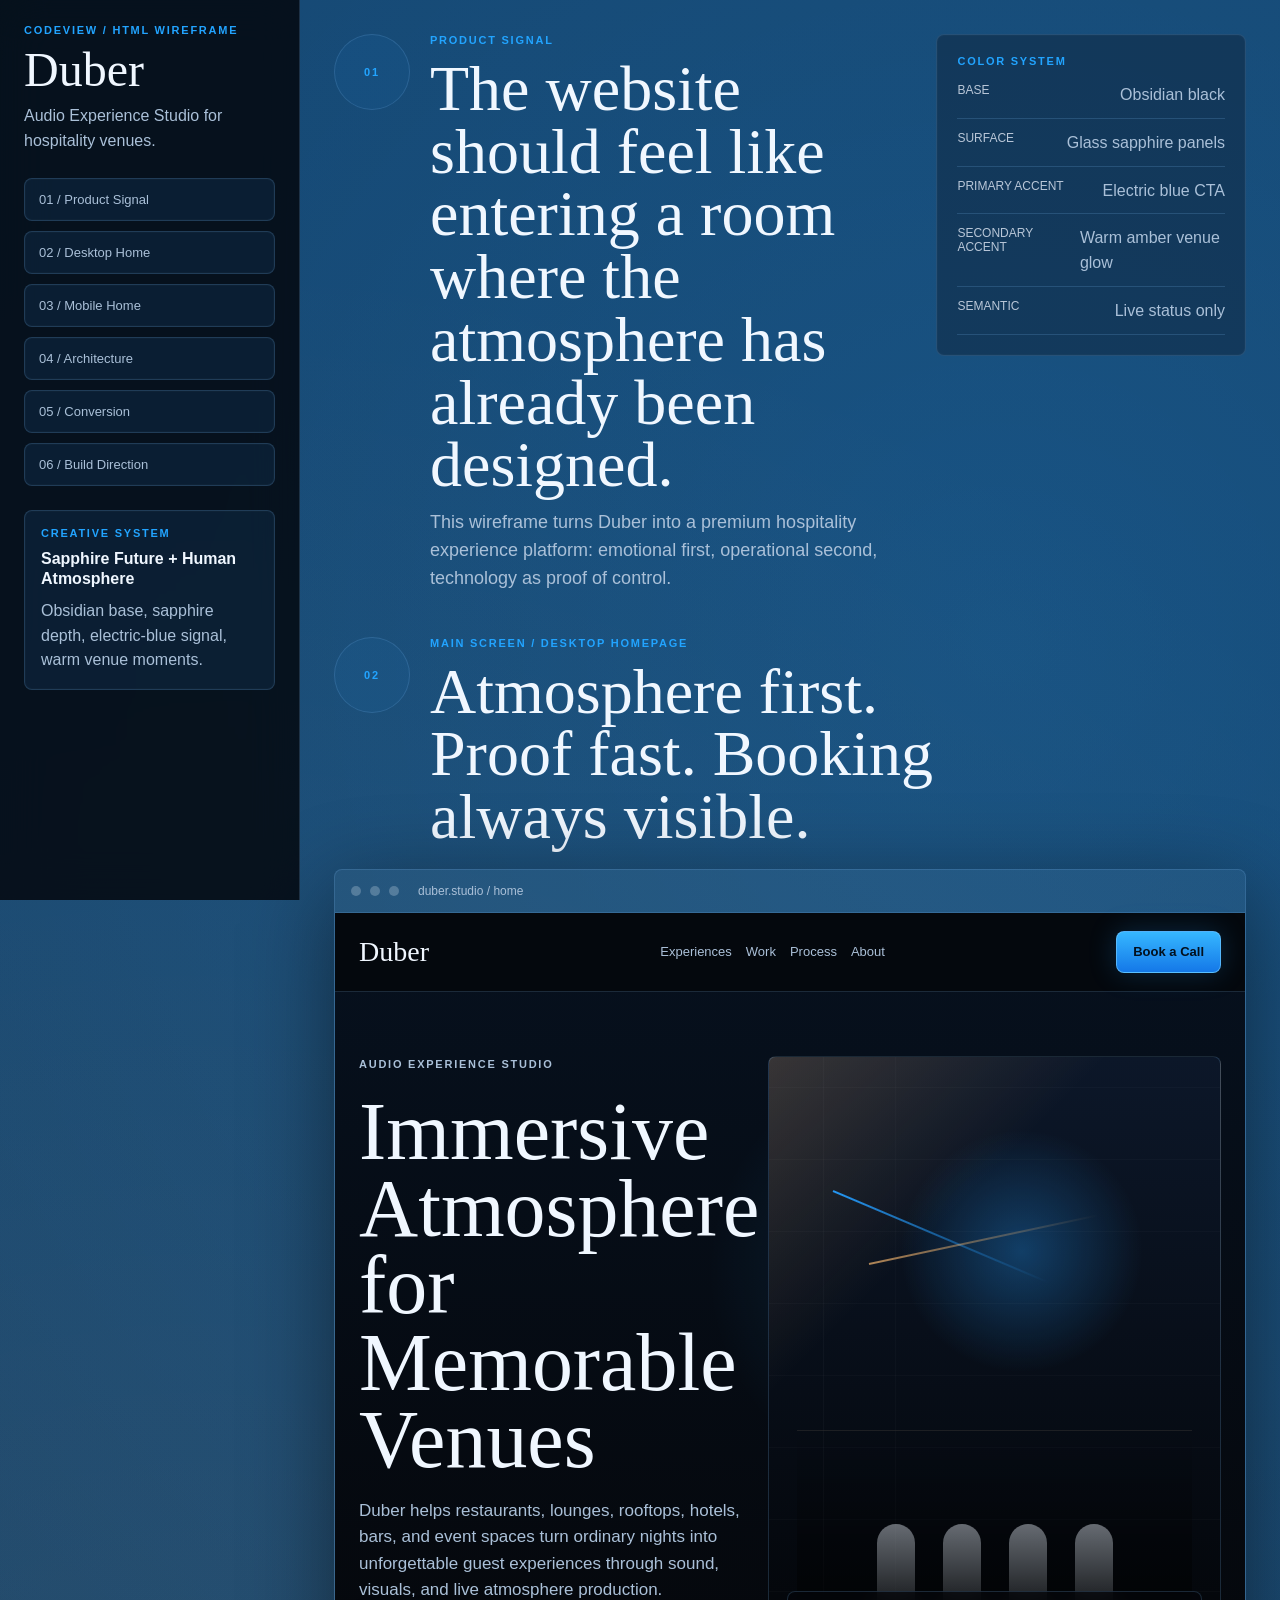
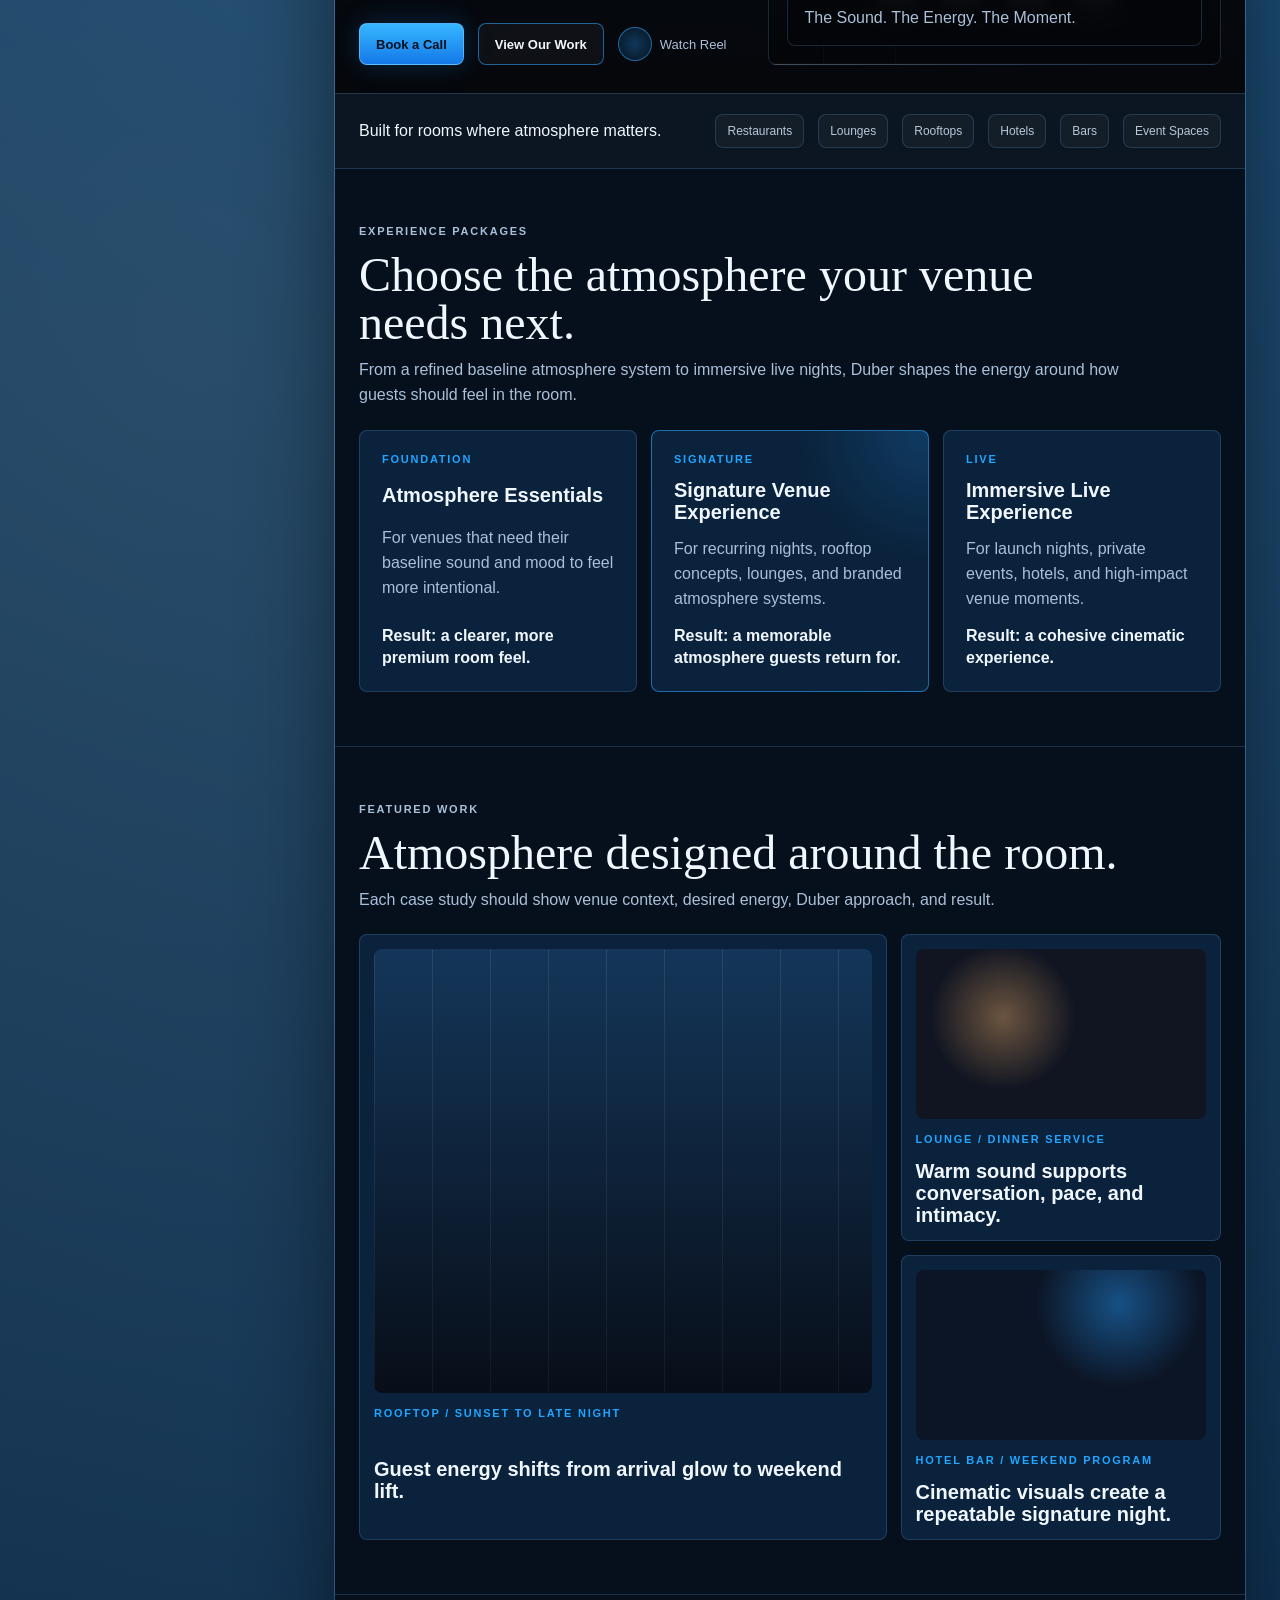
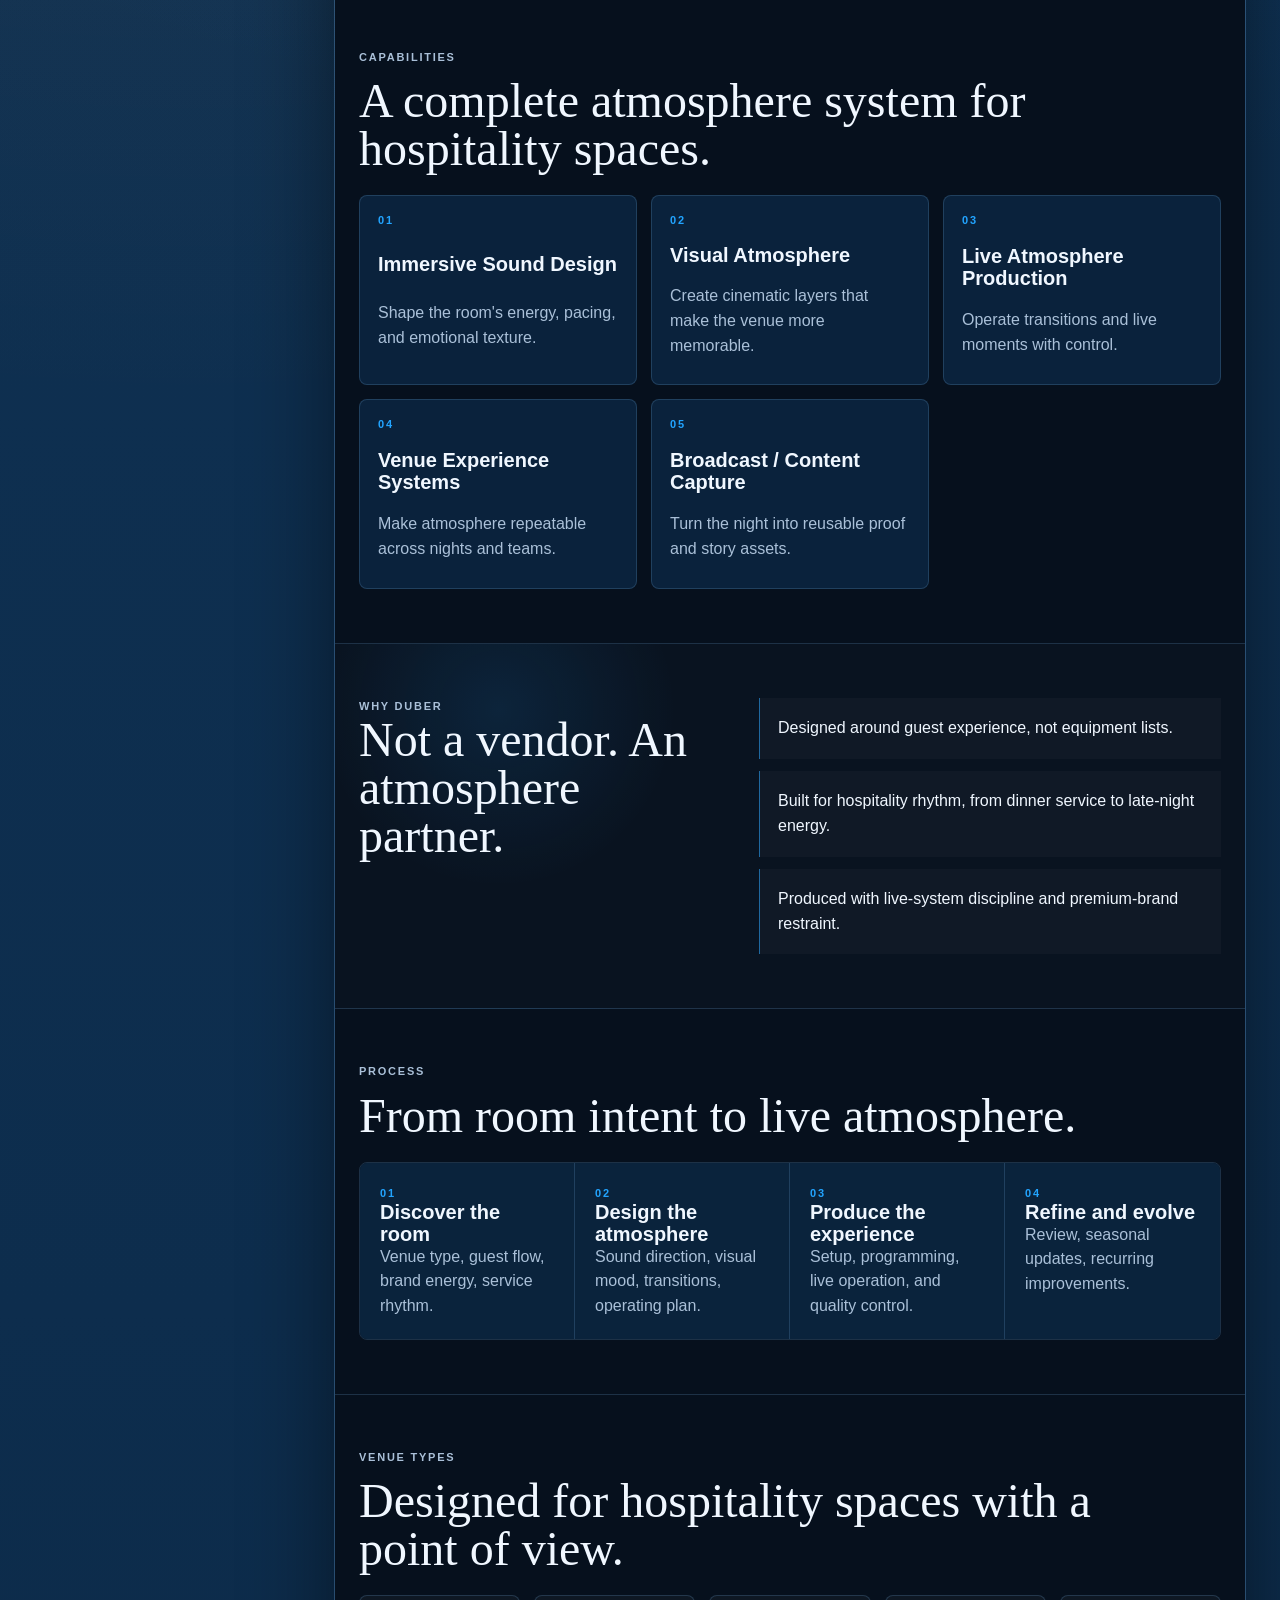
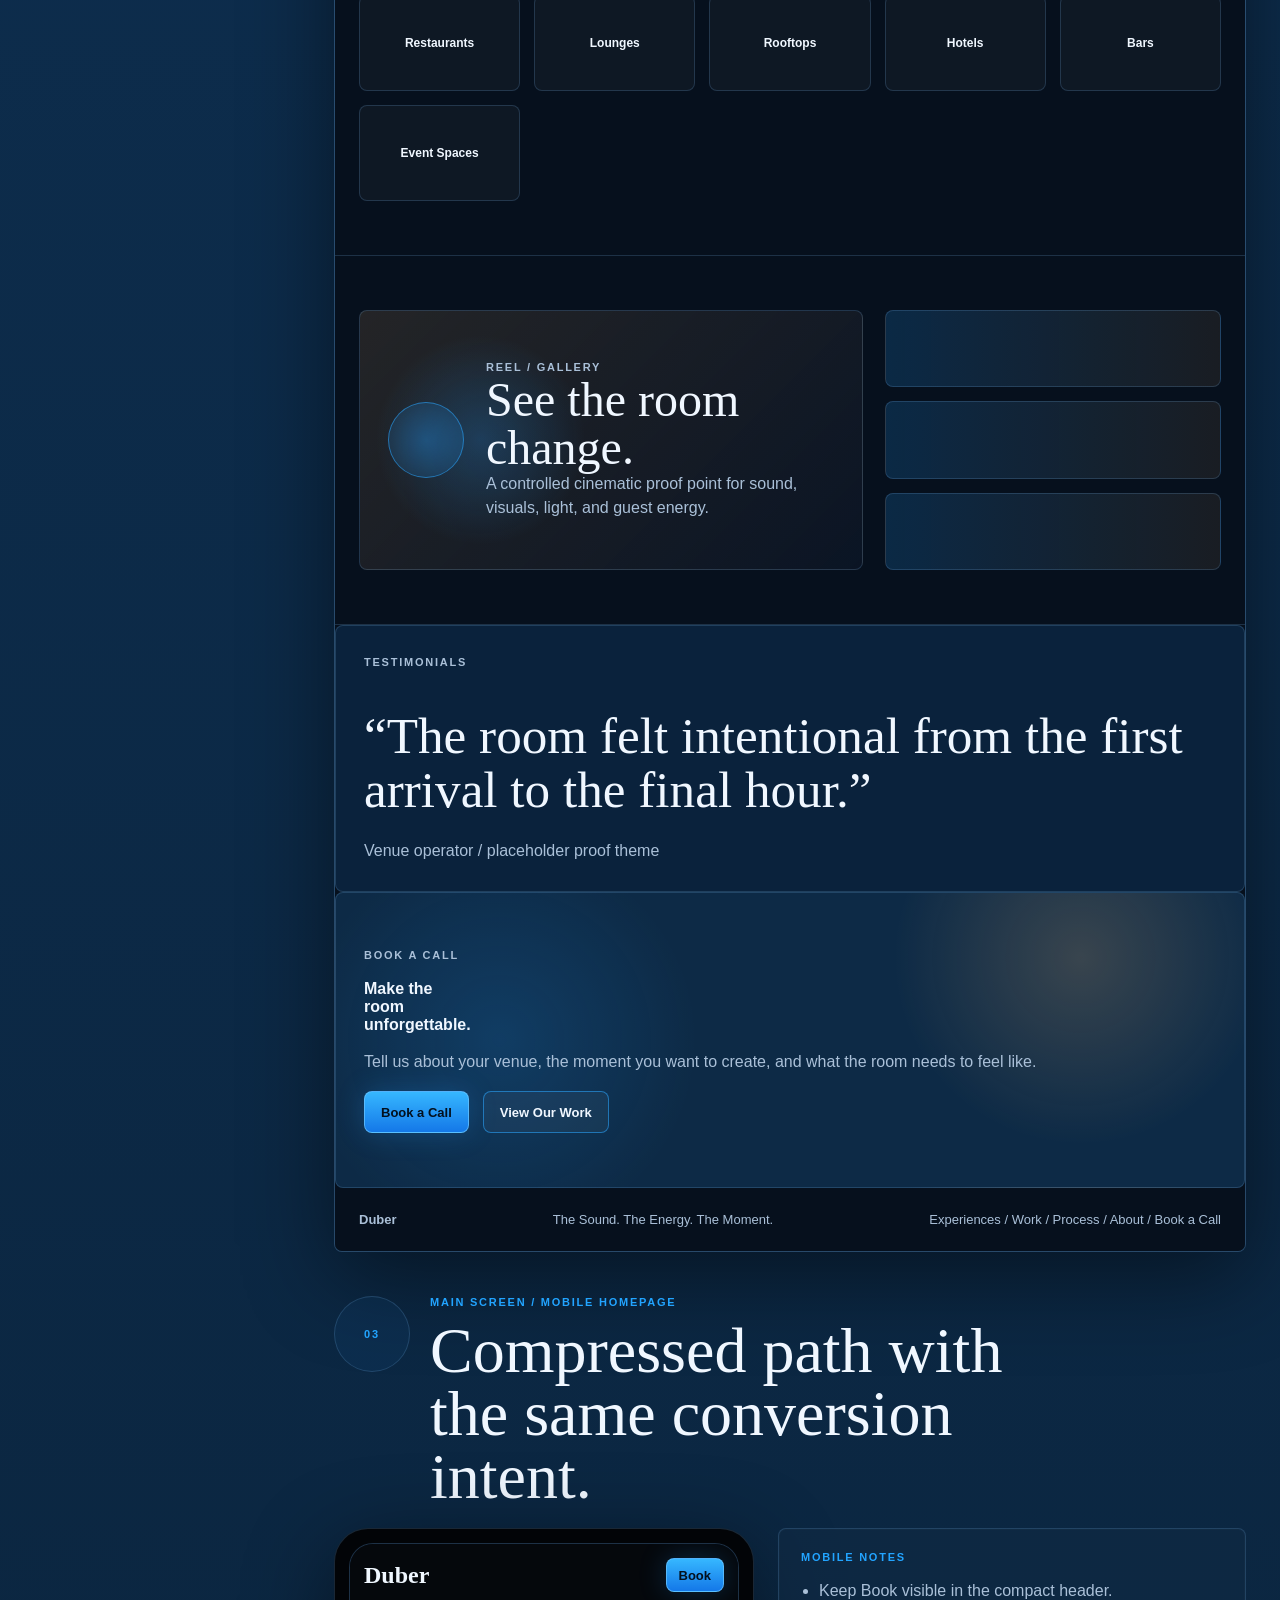
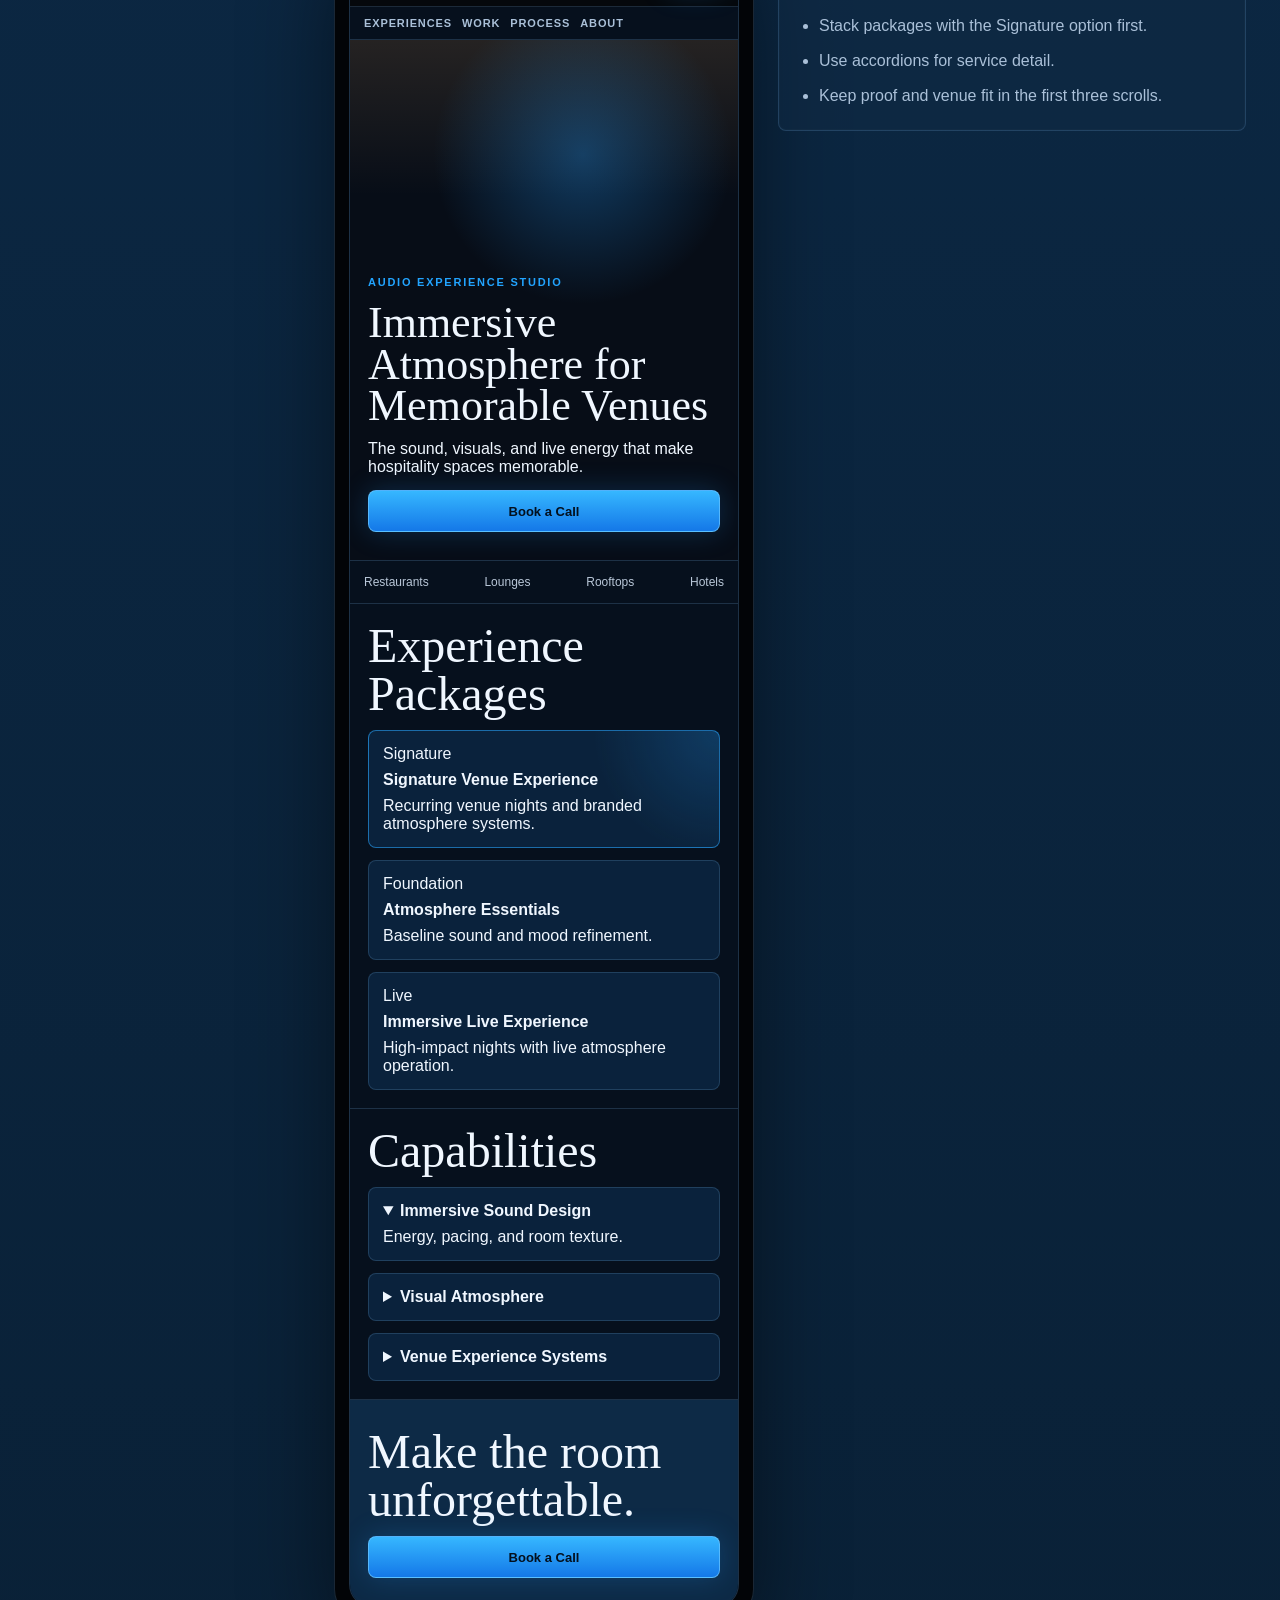
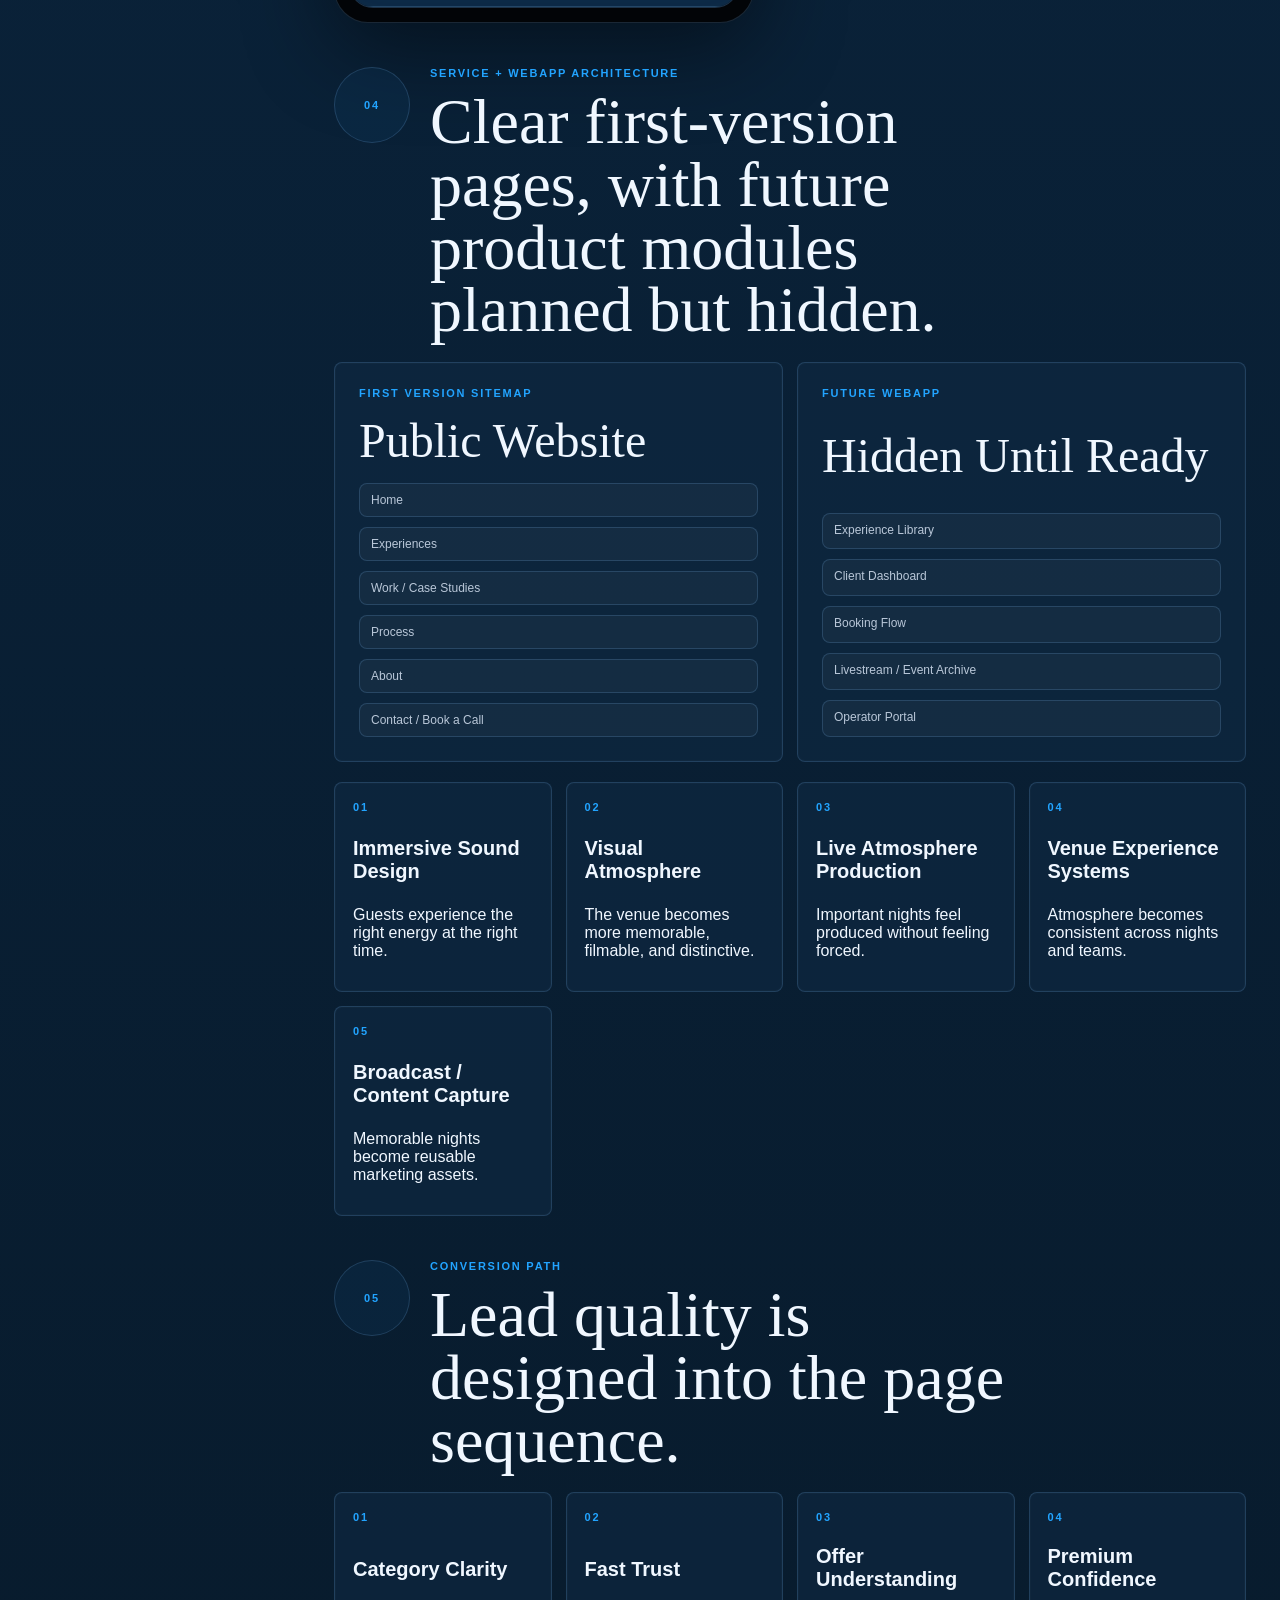
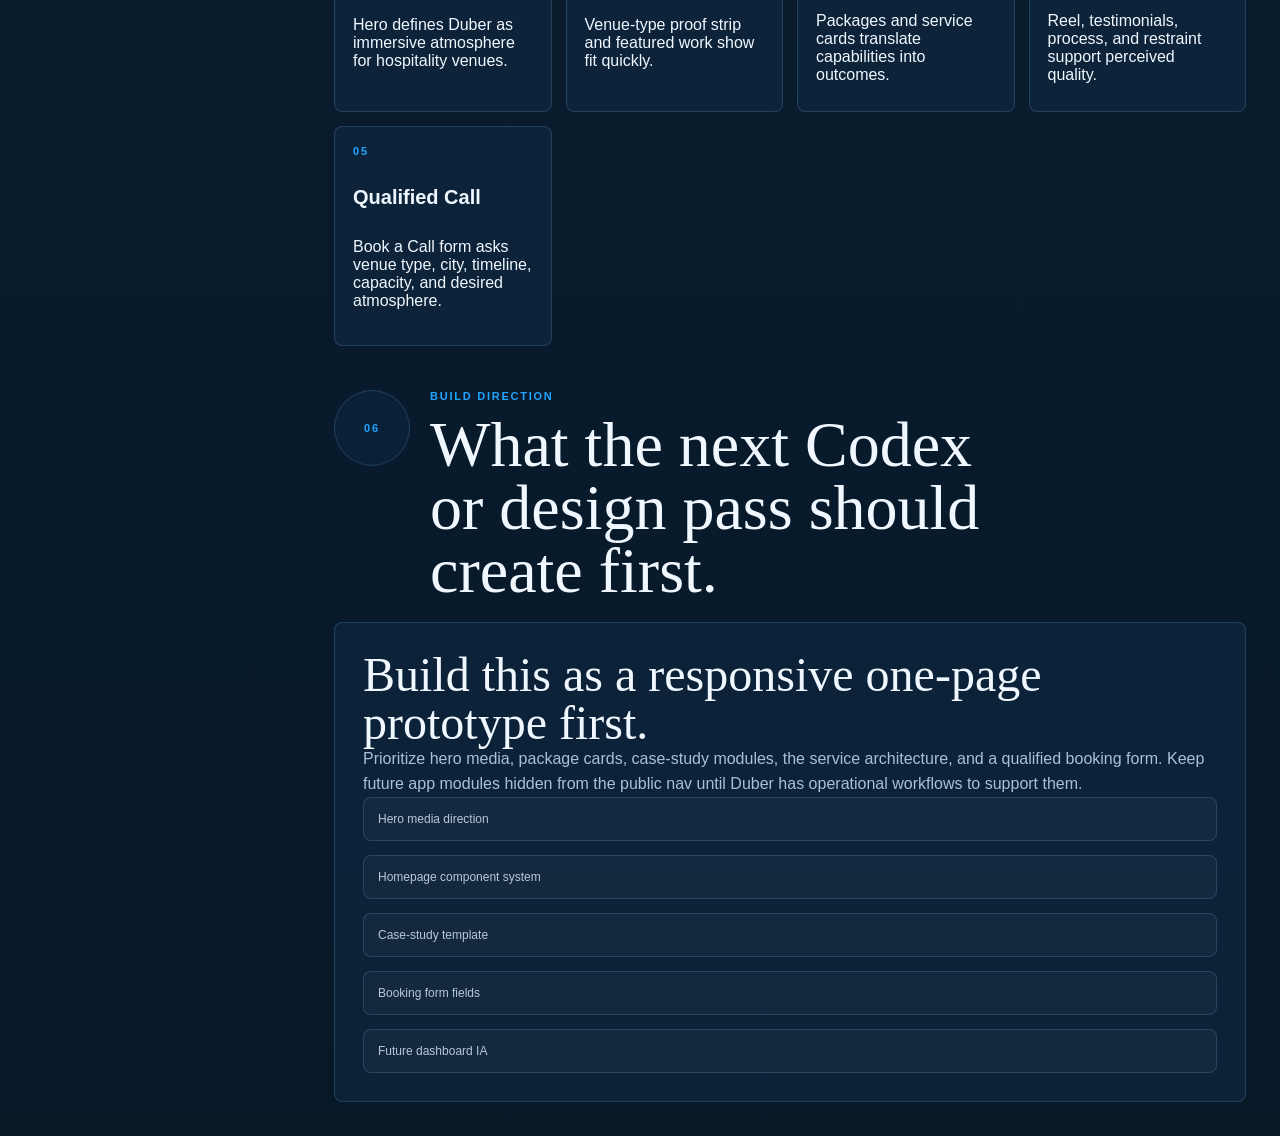
<file: duber-website-wireframe/index.html>
<!doctype html>
<html lang="en">
  <head>
    <meta charset="utf-8">
    <meta name="viewport" content="width=device-width, initial-scale=1">
    <title>Duber Website Wireframe</title>
    <link rel="stylesheet" href="styles.css?v=20260616-2">
  </head>
  <body>
    <div class="presentation-shell">
      <aside class="strategy-rail" aria-label="Wireframe navigation">
        <div class="brand-block">
          <p class="eyebrow">CodeView / HTML Wireframe</p>
          <h1>Duber</h1>
          <p>Audio Experience Studio for hospitality venues.</p>
        </div>

        <nav class="rail-nav">
          <a href="#product-signal">01 / Product Signal</a>
          <a href="#homepage-desktop">02 / Desktop Home</a>
          <a href="#homepage-mobile">03 / Mobile Home</a>
          <a href="#architecture">04 / Architecture</a>
          <a href="#conversion">05 / Conversion</a>
          <a href="#build-direction">06 / Build Direction</a>
        </nav>

        <div class="rail-card">
          <p class="eyebrow">Creative System</p>
          <strong>Sapphire Future + Human Atmosphere</strong>
          <span>Obsidian base, sapphire depth, electric-blue signal, warm venue moments.</span>
        </div>
      </aside>

      <main class="pages">
        <section class="intro page-section" id="product-signal">
          <div class="section-marker">01</div>
          <div class="intro-copy">
            <p class="eyebrow">Product Signal</p>
            <h2>The website should feel like entering a room where the atmosphere has already been designed.</h2>
            <p class="lead">This wireframe turns Duber into a premium hospitality experience platform: emotional first, operational second, technology as proof of control.</p>
          </div>
          <div class="system-card">
            <p class="eyebrow">Color System</p>
            <dl>
              <div><dt>Base</dt><dd>Obsidian black</dd></div>
              <div><dt>Surface</dt><dd>Glass sapphire panels</dd></div>
              <div><dt>Primary Accent</dt><dd>Electric blue CTA</dd></div>
              <div><dt>Secondary Accent</dt><dd>Warm amber venue glow</dd></div>
              <div><dt>Semantic</dt><dd>Live status only</dd></div>
            </dl>
          </div>
        </section>

        <section class="page-section" id="homepage-desktop">
          <header class="section-header">
            <span class="section-marker">02</span>
            <div>
              <p class="eyebrow">Main Screen / Desktop Homepage</p>
              <h2>Atmosphere first. Proof fast. Booking always visible.</h2>
            </div>
          </header>

          <div class="browser-frame">
            <div class="browser-bar">
              <span></span><span></span><span></span>
              <p>duber.studio / home</p>
            </div>

            <div class="site-screen">
              <header class="site-header">
                <div class="wordmark">Duber</div>
                <nav>
                  <a>Experiences</a>
                  <a>Work</a>
                  <a>Process</a>
                  <a>About</a>
                </nav>
                <div class="header-actions">
                  <a class="button button-primary">Book a Call</a>
                </div>
              </header>

              <section class="hero-wire">
                <div class="hero-copy">
                  <p class="eyebrow">Audio Experience Studio</p>
                  <h3>Immersive Atmosphere for Memorable Venues</h3>
                  <p>Duber helps restaurants, lounges, rooftops, hotels, bars, and event spaces turn ordinary nights into unforgettable guest experiences through sound, visuals, and live atmosphere production.</p>
                  <div class="button-row">
                    <a class="button button-primary">Book a Call</a>
                    <a class="button button-secondary">View Our Work</a>
                    <a class="media-link"><span></span> Watch Reel</a>
                  </div>
                </div>
                <div class="hero-media" aria-label="Hero media placeholder">
                  <div class="beam beam-one"></div>
                  <div class="beam beam-two"></div>
                  <div class="venue-floor">
                    <span></span><span></span><span></span><span></span>
                  </div>
                  <div class="media-caption">
                    <p>The Sound. The Energy. The Moment.</p>
                  </div>
                </div>
              </section>

              <section class="proof-strip">
                <p>Built for rooms where atmosphere matters.</p>
                <div>
                  <span>Restaurants</span>
                  <span>Lounges</span>
                  <span>Rooftops</span>
                  <span>Hotels</span>
                  <span>Bars</span>
                  <span>Event Spaces</span>
                </div>
              </section>

              <section class="content-section packages">
                <div class="section-copy">
                  <p class="eyebrow">Experience Packages</p>
                  <h4>Choose the atmosphere your venue needs next.</h4>
                  <p>From a refined baseline atmosphere system to immersive live nights, Duber shapes the energy around how guests should feel in the room.</p>
                </div>
                <div class="card-grid three">
                  <article class="package-card">
                    <span>Foundation</span>
                    <h5>Atmosphere Essentials</h5>
                    <p>For venues that need their baseline sound and mood to feel more intentional.</p>
                    <strong>Result: a clearer, more premium room feel.</strong>
                  </article>
                  <article class="package-card featured-card">
                    <span>Signature</span>
                    <h5>Signature Venue Experience</h5>
                    <p>For recurring nights, rooftop concepts, lounges, and branded atmosphere systems.</p>
                    <strong>Result: a memorable atmosphere guests return for.</strong>
                  </article>
                  <article class="package-card">
                    <span>Live</span>
                    <h5>Immersive Live Experience</h5>
                    <p>For launch nights, private events, hotels, and high-impact venue moments.</p>
                    <strong>Result: a cohesive cinematic experience.</strong>
                  </article>
                </div>
              </section>

              <section class="content-section work-preview">
                <div class="section-copy">
                  <p class="eyebrow">Featured Work</p>
                  <h4>Atmosphere designed around the room.</h4>
                  <p>Each case study should show venue context, desired energy, Duber approach, and result.</p>
                </div>
                <div class="work-layout">
                  <article class="case-card large-case">
                    <div class="image-block rooftop"></div>
                    <p class="eyebrow">Rooftop / Sunset to Late Night</p>
                    <h5>Guest energy shifts from arrival glow to weekend lift.</h5>
                  </article>
                  <article class="case-card">
                    <div class="image-block lounge"></div>
                    <p class="eyebrow">Lounge / Dinner Service</p>
                    <h5>Warm sound supports conversation, pace, and intimacy.</h5>
                  </article>
                  <article class="case-card">
                    <div class="image-block hotel"></div>
                    <p class="eyebrow">Hotel Bar / Weekend Program</p>
                    <h5>Cinematic visuals create a repeatable signature night.</h5>
                  </article>
                </div>
              </section>

              <section class="content-section services">
                <div class="section-copy">
                  <p class="eyebrow">Capabilities</p>
                  <h4>A complete atmosphere system for hospitality spaces.</h4>
                </div>
                <div class="service-grid">
                  <article><span>01</span><h5>Immersive Sound Design</h5><p>Shape the room's energy, pacing, and emotional texture.</p></article>
                  <article><span>02</span><h5>Visual Atmosphere</h5><p>Create cinematic layers that make the venue more memorable.</p></article>
                  <article><span>03</span><h5>Live Atmosphere Production</h5><p>Operate transitions and live moments with control.</p></article>
                  <article><span>04</span><h5>Venue Experience Systems</h5><p>Make atmosphere repeatable across nights and teams.</p></article>
                  <article><span>05</span><h5>Broadcast / Content Capture</h5><p>Turn the night into reusable proof and story assets.</p></article>
                </div>
              </section>

              <section class="content-section why-section">
                <div>
                  <p class="eyebrow">Why Duber</p>
                  <h4>Not a vendor. An atmosphere partner.</h4>
                </div>
                <div class="statement-list">
                  <p>Designed around guest experience, not equipment lists.</p>
                  <p>Built for hospitality rhythm, from dinner service to late-night energy.</p>
                  <p>Produced with live-system discipline and premium-brand restraint.</p>
                </div>
              </section>

              <section class="content-section process-section">
                <div class="section-copy">
                  <p class="eyebrow">Process</p>
                  <h4>From room intent to live atmosphere.</h4>
                </div>
                <div class="timeline">
                  <article><span>01</span><h5>Discover the room</h5><p>Venue type, guest flow, brand energy, service rhythm.</p></article>
                  <article><span>02</span><h5>Design the atmosphere</h5><p>Sound direction, visual mood, transitions, operating plan.</p></article>
                  <article><span>03</span><h5>Produce the experience</h5><p>Setup, programming, live operation, and quality control.</p></article>
                  <article><span>04</span><h5>Refine and evolve</h5><p>Review, seasonal updates, recurring improvements.</p></article>
                </div>
              </section>

              <section class="content-section venue-section">
                <div class="section-copy">
                  <p class="eyebrow">Venue Types</p>
                  <h4>Designed for hospitality spaces with a point of view.</h4>
                </div>
                <div class="venue-grid">
                  <span>Restaurants</span>
                  <span>Lounges</span>
                  <span>Rooftops</span>
                  <span>Hotels</span>
                  <span>Bars</span>
                  <span>Event Spaces</span>
                </div>
              </section>

              <section class="content-section reel-section">
                <div class="reel-card">
                  <div class="play-button"></div>
                  <div>
                    <p class="eyebrow">Reel / Gallery</p>
                    <h4>See the room change.</h4>
                    <p>A controlled cinematic proof point for sound, visuals, light, and guest energy.</p>
                  </div>
                </div>
                <div class="gallery-grid">
                  <div></div><div></div><div></div>
                </div>
              </section>

              <section class="content-section testimonials">
                <p class="eyebrow">Testimonials</p>
                <blockquote>“The room felt intentional from the first arrival to the final hour.”</blockquote>
                <p>Venue operator / placeholder proof theme</p>
              </section>

              <section class="final-cta">
                <p class="eyebrow">Book a Call</p>
                <h4>Make the room unforgettable.</h4>
                <p>Tell us about your venue, the moment you want to create, and what the room needs to feel like.</p>
                <div class="button-row">
                  <a class="button button-primary">Book a Call</a>
                  <a class="button button-secondary">View Our Work</a>
                </div>
              </section>

              <footer class="site-footer">
                <strong>Duber</strong>
                <span>The Sound. The Energy. The Moment.</span>
                <span>Experiences / Work / Process / About / Book a Call</span>
              </footer>
            </div>
          </div>
        </section>

        <section class="page-section" id="homepage-mobile">
          <header class="section-header">
            <span class="section-marker">03</span>
            <div>
              <p class="eyebrow">Main Screen / Mobile Homepage</p>
              <h2>Compressed path with the same conversion intent.</h2>
            </div>
          </header>

          <div class="mobile-wrap">
            <div class="phone-frame">
              <div class="phone-screen">
                <header class="mobile-header">
                  <strong>Duber</strong>
                  <a class="button button-primary">Book</a>
                </header>
                <nav class="mobile-nav" aria-label="Mobile wireframe navigation">
                  <span>Experiences</span>
                  <span>Work</span>
                  <span>Process</span>
                  <span>About</span>
                </nav>
                <section class="mobile-hero">
                  <p class="eyebrow">Audio Experience Studio</p>
                  <h3>Immersive Atmosphere for Memorable Venues</h3>
                  <p>The sound, visuals, and live energy that make hospitality spaces memorable.</p>
                  <a class="button button-primary">Book a Call</a>
                </section>
                <section class="mobile-strip">
                  <span>Restaurants</span>
                  <span>Lounges</span>
                  <span>Rooftops</span>
                  <span>Hotels</span>
                </section>
                <section class="mobile-stack">
                  <h4>Experience Packages</h4>
                  <article class="mobile-card featured-card"><span>Signature</span><strong>Signature Venue Experience</strong><p>Recurring venue nights and branded atmosphere systems.</p></article>
                  <article class="mobile-card"><span>Foundation</span><strong>Atmosphere Essentials</strong><p>Baseline sound and mood refinement.</p></article>
                  <article class="mobile-card"><span>Live</span><strong>Immersive Live Experience</strong><p>High-impact nights with live atmosphere operation.</p></article>
                </section>
                <section class="mobile-stack">
                  <h4>Capabilities</h4>
                  <details open>
                    <summary>Immersive Sound Design</summary>
                    <p>Energy, pacing, and room texture.</p>
                  </details>
                  <details>
                    <summary>Visual Atmosphere</summary>
                    <p>Cinematic screens, projection, and room glow.</p>
                  </details>
                  <details>
                    <summary>Venue Experience Systems</summary>
                    <p>Repeatable atmosphere for recurring nights.</p>
                  </details>
                </section>
                <section class="mobile-cta">
                  <h4>Make the room unforgettable.</h4>
                  <a class="button button-primary">Book a Call</a>
                </section>
              </div>
            </div>

            <div class="mobile-notes">
              <p class="eyebrow">Mobile Notes</p>
              <ul>
                <li>Keep Book visible in the compact header.</li>
                <li>Stack packages with the Signature option first.</li>
                <li>Use accordions for service detail.</li>
                <li>Keep proof and venue fit in the first three scrolls.</li>
              </ul>
            </div>
          </div>
        </section>

        <section class="page-section" id="architecture">
          <header class="section-header">
            <span class="section-marker">04</span>
            <div>
              <p class="eyebrow">Service + Webapp Architecture</p>
              <h2>Clear first-version pages, with future product modules planned but hidden.</h2>
            </div>
          </header>

          <div class="architecture-grid">
            <article class="map-card">
              <p class="eyebrow">First Version Sitemap</p>
              <h3>Public Website</h3>
              <div class="sitemap-list">
                <span>Home</span>
                <span>Experiences</span>
                <span>Work / Case Studies</span>
                <span>Process</span>
                <span>About</span>
                <span>Contact / Book a Call</span>
              </div>
            </article>

            <article class="map-card">
              <p class="eyebrow">Future Webapp</p>
              <h3>Hidden Until Ready</h3>
              <div class="sitemap-list">
                <span>Experience Library</span>
                <span>Client Dashboard</span>
                <span>Booking Flow</span>
                <span>Livestream / Event Archive</span>
                <span>Operator Portal</span>
              </div>
            </article>
          </div>

          <div class="service-board">
            <article>
              <span>01</span>
              <h4>Immersive Sound Design</h4>
              <p>Guests experience the right energy at the right time.</p>
            </article>
            <article>
              <span>02</span>
              <h4>Visual Atmosphere</h4>
              <p>The venue becomes more memorable, filmable, and distinctive.</p>
            </article>
            <article>
              <span>03</span>
              <h4>Live Atmosphere Production</h4>
              <p>Important nights feel produced without feeling forced.</p>
            </article>
            <article>
              <span>04</span>
              <h4>Venue Experience Systems</h4>
              <p>Atmosphere becomes consistent across nights and teams.</p>
            </article>
            <article>
              <span>05</span>
              <h4>Broadcast / Content Capture</h4>
              <p>Memorable nights become reusable marketing assets.</p>
            </article>
          </div>
        </section>

        <section class="page-section" id="conversion">
          <header class="section-header">
            <span class="section-marker">05</span>
            <div>
              <p class="eyebrow">Conversion Path</p>
              <h2>Lead quality is designed into the page sequence.</h2>
            </div>
          </header>

          <div class="conversion-flow">
            <article>
              <span>01</span>
              <h4>Category Clarity</h4>
              <p>Hero defines Duber as immersive atmosphere for hospitality venues.</p>
            </article>
            <article>
              <span>02</span>
              <h4>Fast Trust</h4>
              <p>Venue-type proof strip and featured work show fit quickly.</p>
            </article>
            <article>
              <span>03</span>
              <h4>Offer Understanding</h4>
              <p>Packages and service cards translate capabilities into outcomes.</p>
            </article>
            <article>
              <span>04</span>
              <h4>Premium Confidence</h4>
              <p>Reel, testimonials, process, and restraint support perceived quality.</p>
            </article>
            <article>
              <span>05</span>
              <h4>Qualified Call</h4>
              <p>Book a Call form asks venue type, city, timeline, capacity, and desired atmosphere.</p>
            </article>
          </div>
        </section>

        <section class="page-section" id="build-direction">
          <header class="section-header">
            <span class="section-marker">06</span>
            <div>
              <p class="eyebrow">Build Direction</p>
              <h2>What the next Codex or design pass should create first.</h2>
            </div>
          </header>

          <div class="build-panel">
            <div>
              <h3>Build this as a responsive one-page prototype first.</h3>
              <p>Prioritize hero media, package cards, case-study modules, the service architecture, and a qualified booking form. Keep future app modules hidden from the public nav until Duber has operational workflows to support them.</p>
            </div>
            <div class="checklist">
              <span>Hero media direction</span>
              <span>Homepage component system</span>
              <span>Case-study template</span>
              <span>Booking form fields</span>
              <span>Future dashboard IA</span>
            </div>
          </div>
        </section>
      </main>
    </div>
  </body>
</html>
</file>
<file: duber-website-wireframe/styles.css>
:root {
  --base: #06101d;
  --base-2: #0b2a47;
  --surface: rgba(13, 42, 70, 0.76);
  --surface-solid: #0d2a46;
  --surface-soft: rgba(17, 42, 68, 0.58);
  --line: rgba(121, 181, 235, 0.2);
  --line-bright: rgba(42, 166, 255, 0.56);
  --text: #f0f7ff;
  --muted: #aac0d8;
  --accent: #22a4ff;
  --accent-2: #ffbd72;
  --chrome: #b9c7d8;
  --live: #53f5d0;
  --shadow: 0 24px 90px rgba(0, 0, 0, 0.48);
}

* {
  box-sizing: border-box;
}

html {
  scroll-behavior: smooth;
}

body {
  margin: 0;
  min-width: 320px;
  background:
    radial-gradient(circle at 78% 6%, rgba(44, 167, 255, 0.26), transparent 27%),
    radial-gradient(circle at 15% 18%, rgba(255, 189, 114, 0.1), transparent 19%),
    linear-gradient(180deg, #12375a 0%, #0d2d4d 42%, #071827 100%);
  color: var(--text);
  font-family: Inter, "Helvetica Neue", Arial, sans-serif;
}

a {
  color: inherit;
  text-decoration: none;
}

p,
h1,
h2,
h3,
h4,
h5,
blockquote,
dl,
dd {
  margin: 0;
}

.presentation-shell {
  display: grid;
  grid-template-columns: minmax(260px, 300px) minmax(0, 1fr);
  min-height: 100vh;
}

.strategy-rail {
  position: sticky;
  top: 0;
  display: grid;
  align-content: start;
  gap: 24px;
  height: 100vh;
  padding: 24px;
  border-right: 1px solid var(--line);
  background: rgba(3, 6, 10, 0.82);
  backdrop-filter: blur(22px);
}

.brand-block {
  display: grid;
  gap: 12px;
}

.brand-block h1 {
  font-size: 48px;
  line-height: 0.92;
  font-family: Georgia, "Times New Roman", serif;
  font-weight: 500;
}

.brand-block p:last-child,
.rail-card span,
.lead,
.site-screen p,
.system-card dd,
.mobile-notes li,
.build-panel p {
  color: var(--muted);
  line-height: 1.55;
}

.eyebrow,
.section-marker,
.package-card span,
.service-grid span,
.timeline span,
.conversion-flow span,
.service-board span,
.case-card .eyebrow {
  color: var(--accent);
  font-size: 11px;
  font-weight: 700;
  letter-spacing: 0.16em;
  text-transform: uppercase;
}

.rail-nav {
  display: grid;
  gap: 10px;
}

.rail-nav a,
.rail-card,
.system-card,
.map-card,
.service-board article,
.conversion-flow article,
.build-panel,
.mobile-notes {
  border: 1px solid var(--line);
  border-radius: 8px;
  background: var(--surface-soft);
  box-shadow: 0 0 0 1px rgba(255, 255, 255, 0.015) inset;
}

.rail-nav a {
  padding: 13px 14px;
  color: var(--muted);
  font-size: 13px;
}

.rail-nav a:hover {
  border-color: var(--line-bright);
  color: var(--text);
}

.rail-card {
  display: grid;
  gap: 10px;
  padding: 16px;
}

.rail-card strong {
  line-height: 1.25;
}

.pages {
  display: grid;
  gap: 44px;
  padding: clamp(18px, 3vw, 34px);
  min-width: 0;
}

.page-section {
  display: grid;
  gap: 20px;
}

.intro {
  grid-template-columns: 76px minmax(0, 1.1fr) minmax(280px, 0.7fr);
  align-items: start;
}

.section-header {
  display: grid;
  grid-template-columns: 76px minmax(0, 1fr);
  gap: 20px;
  align-items: start;
}

.section-marker {
  display: grid;
  place-items: center;
  width: 76px;
  height: 76px;
  border: 1px solid var(--line);
  border-radius: 50%;
  background: rgba(36, 157, 255, 0.06);
}

.intro-copy,
.section-header div {
  display: grid;
  gap: 12px;
}

h2 {
  max-width: 18ch;
  font-family: Georgia, "Times New Roman", serif;
  font-size: clamp(34px, 5vw, 68px);
  font-weight: 500;
  line-height: 0.98;
}

.lead {
  max-width: 720px;
  font-size: 18px;
}

.system-card {
  padding: 20px;
}

.system-card dl {
  display: grid;
  gap: 12px;
  margin-top: 16px;
}

.system-card div {
  display: flex;
  justify-content: space-between;
  gap: 18px;
  border-bottom: 1px solid var(--line);
  padding-bottom: 10px;
}

.system-card dt {
  color: var(--chrome);
  font-size: 12px;
  text-transform: uppercase;
}

.browser-frame {
  overflow: hidden;
  min-width: 0;
  border: 1px solid var(--line);
  border-radius: 8px;
  background: rgba(255, 255, 255, 0.035);
  box-shadow: var(--shadow);
}

.browser-bar {
  display: flex;
  align-items: center;
  gap: 9px;
  padding: 14px 16px;
  border-bottom: 1px solid var(--line);
}

.browser-bar span {
  width: 10px;
  height: 10px;
  border-radius: 50%;
  background: rgba(237, 245, 255, 0.24);
}

.browser-bar p {
  margin-left: 10px;
  color: var(--muted);
  font-size: 12px;
}

.site-screen {
  display: grid;
  gap: 0;
  min-width: 0;
  background: var(--base);
}

.site-header {
  position: sticky;
  top: 0;
  z-index: 2;
  display: grid;
  grid-template-columns: auto minmax(0, 1fr) auto;
  align-items: center;
  gap: 14px;
  padding: 18px 24px;
  border-bottom: 1px solid var(--line);
  background: rgba(5, 7, 11, 0.86);
  backdrop-filter: blur(16px);
}

.wordmark {
  font-family: Georgia, "Times New Roman", serif;
  font-size: 28px;
}

.site-header nav,
.header-actions,
.button-row,
.proof-strip,
.proof-strip div,
.site-footer {
  display: flex;
  align-items: center;
  gap: 14px;
}

.site-header nav {
  flex-wrap: wrap;
  justify-content: center;
  color: var(--muted);
  font-size: 13px;
}

.header-actions {
  justify-content: end;
}

.button {
  display: inline-flex;
  align-items: center;
  justify-content: center;
  min-height: 42px;
  padding: 11px 16px;
  border-radius: 8px;
  font-size: 13px;
  font-weight: 800;
  white-space: nowrap;
}

.button-primary {
  border: 1px solid rgba(101, 194, 255, 0.78);
  background: linear-gradient(180deg, #36b7ff 0%, #1478e8 100%);
  color: #03101e;
  box-shadow: 0 0 28px rgba(36, 157, 255, 0.22);
}

.button-secondary {
  border: 1px solid var(--line-bright);
  background: rgba(255, 255, 255, 0.04);
  color: var(--text);
}

.text-link,
.media-link {
  color: var(--muted);
  font-size: 13px;
}

.media-link {
  display: inline-flex;
  align-items: center;
  gap: 8px;
}

.media-link span,
.play-button {
  display: inline-block;
  width: 34px;
  height: 34px;
  border: 1px solid var(--line-bright);
  border-radius: 50%;
  background: radial-gradient(circle, rgba(36, 157, 255, 0.32), rgba(36, 157, 255, 0.08));
}

.hero-wire {
  display: grid;
  grid-template-columns: minmax(320px, 0.92fr) minmax(360px, 1.08fr);
  gap: 24px;
  min-height: 640px;
  padding: 64px 24px 28px;
  background:
    radial-gradient(circle at 65% 40%, rgba(36, 157, 255, 0.16), transparent 30%),
    linear-gradient(180deg, rgba(9, 14, 23, 0.1), #05070b 100%);
}

.hero-copy {
  display: grid;
  align-content: center;
  gap: 20px;
}

.hero-copy h3 {
  max-width: 12ch;
  font-family: Georgia, "Times New Roman", serif;
  font-size: clamp(44px, 6.4vw, 84px);
  font-weight: 500;
  line-height: 0.94;
}

.hero-copy p:not(.eyebrow) {
  max-width: 620px;
  font-size: 17px;
}

.hero-media {
  position: relative;
  overflow: hidden;
  min-height: 500px;
  border: 1px solid var(--line);
  border-radius: 8px;
  background:
    linear-gradient(135deg, rgba(255, 189, 114, 0.18), transparent 32%),
    radial-gradient(circle at 56% 32%, rgba(36, 157, 255, 0.32), transparent 25%),
    linear-gradient(180deg, #0c1729 0%, #030508 100%);
}

.hero-media::before {
  content: "";
  position: absolute;
  inset: 0;
  background:
    linear-gradient(90deg, transparent 0 12%, rgba(255,255,255,0.055) 12% 12.2%, transparent 12.2% 28%, rgba(255,255,255,0.04) 28% 28.2%, transparent 28.2%),
    repeating-linear-gradient(0deg, rgba(255,255,255,0.045) 0 1px, transparent 1px 72px);
  opacity: 0.55;
}

.beam {
  position: absolute;
  width: 52%;
  height: 2px;
  transform-origin: left;
  background: linear-gradient(90deg, rgba(36, 157, 255, 0.95), transparent);
  filter: blur(0.2px);
}

.beam-one {
  top: 22%;
  left: 14%;
  transform: rotate(23deg);
}

.beam-two {
  top: 34%;
  left: 22%;
  transform: rotate(-12deg);
  background: linear-gradient(90deg, rgba(255, 189, 114, 0.68), transparent);
}

.venue-floor {
  position: absolute;
  right: 28px;
  bottom: 54px;
  left: 28px;
  display: flex;
  align-items: end;
  justify-content: center;
  gap: 28px;
  height: 180px;
  border-top: 1px solid rgba(255, 255, 255, 0.1);
  background: linear-gradient(180deg, transparent, rgba(0, 0, 0, 0.52));
}

.venue-floor span {
  width: 38px;
  height: 86px;
  border-radius: 24px 24px 6px 6px;
  background: linear-gradient(180deg, rgba(237, 245, 255, 0.42), rgba(237, 245, 255, 0.08));
}

.media-caption {
  position: absolute;
  right: 18px;
  bottom: 18px;
  left: 18px;
  padding: 14px 16px;
  border: 1px solid var(--line);
  border-radius: 8px;
  background: rgba(5, 7, 11, 0.68);
  backdrop-filter: blur(14px);
}

.proof-strip {
  flex-wrap: wrap;
  justify-content: space-between;
  padding: 20px 24px;
  border-top: 1px solid var(--line);
  border-bottom: 1px solid var(--line);
  background: rgba(255, 255, 255, 0.025);
}

.proof-strip p {
  color: var(--text);
}

.proof-strip div {
  flex-wrap: wrap;
  justify-content: end;
  min-width: min(100%, 420px);
}

.proof-strip span,
.venue-grid span,
.sitemap-list span,
.checklist span {
  border: 1px solid var(--line);
  border-radius: 8px;
  padding: 9px 11px;
  background: rgba(255, 255, 255, 0.035);
  color: var(--chrome);
  font-size: 12px;
}

.content-section {
  display: grid;
  gap: 22px;
  padding: 54px 24px;
  border-bottom: 1px solid var(--line);
}

.section-copy {
  display: grid;
  gap: 11px;
  max-width: 760px;
}

.content-section h4,
.mobile-stack h4,
.mobile-cta h4,
.build-panel h3,
.map-card h3 {
  font-family: Georgia, "Times New Roman", serif;
  font-size: clamp(28px, 4vw, 48px);
  font-weight: 500;
  line-height: 1;
}

.card-grid,
.service-grid,
.venue-grid,
.gallery-grid,
.architecture-grid,
.service-board,
.conversion-flow,
.checklist {
  display: grid;
  gap: 14px;
}

.three {
  grid-template-columns: repeat(3, minmax(220px, 1fr));
}

.package-card,
.case-card,
.service-grid article,
.timeline article,
.reel-card,
.testimonials,
.final-cta,
.mobile-card,
details {
  border: 1px solid var(--line);
  border-radius: 8px;
  background: var(--surface);
}

.package-card {
  display: grid;
  gap: 14px;
  min-height: 250px;
  padding: 22px;
}

.package-card h5,
.case-card h5,
.service-grid h5,
.timeline h5 {
  font-size: 20px;
  line-height: 1.1;
}

.package-card strong {
  align-self: end;
  color: var(--text);
  line-height: 1.35;
}

.featured-card {
  border-color: var(--line-bright);
  background:
    radial-gradient(circle at top right, rgba(36, 157, 255, 0.2), transparent 34%),
    var(--surface);
}

.work-layout {
  display: grid;
  grid-template-columns: 1.35fr 0.82fr;
  gap: 14px;
}

.large-case {
  grid-row: span 2;
}

.case-card {
  display: grid;
  gap: 12px;
  padding: 14px;
}

.image-block {
  min-height: 170px;
  border-radius: 8px;
  background: linear-gradient(135deg, rgba(36, 157, 255, 0.3), rgba(255, 189, 114, 0.12)), #111d30;
}

.large-case .image-block {
  min-height: 420px;
}

.rooftop {
  background:
    linear-gradient(180deg, rgba(36,157,255,0.2), rgba(0,0,0,0.5)),
    repeating-linear-gradient(90deg, rgba(255,255,255,0.1) 0 1px, transparent 1px 58px),
    #101c30;
}

.lounge {
  background: radial-gradient(circle at 30% 40%, rgba(255,189,114,0.38), transparent 32%), #111521;
}

.hotel {
  background: radial-gradient(circle at 70% 20%, rgba(36,157,255,0.44), transparent 34%), #0c1525;
}

.service-grid {
  grid-template-columns: repeat(auto-fit, minmax(210px, 1fr));
}

.service-grid article {
  display: grid;
  gap: 10px;
  min-height: 190px;
  padding: 18px;
}

.why-section {
  grid-template-columns: 0.9fr 1.1fr;
  align-items: start;
  background:
    radial-gradient(circle at 18% 18%, rgba(36, 157, 255, 0.12), transparent 22%),
    rgba(255, 255, 255, 0.012);
}

.statement-list {
  display: grid;
  gap: 12px;
}

.statement-list p {
  padding: 18px;
  border-left: 1px solid var(--line-bright);
  background: rgba(255, 255, 255, 0.028);
  color: var(--text);
}

.timeline {
  display: grid;
  grid-template-columns: repeat(auto-fit, minmax(210px, 1fr));
  gap: 0;
  border: 1px solid var(--line);
  border-radius: 8px;
  overflow: hidden;
}

.timeline article {
  border: 0;
  border-right: 1px solid var(--line);
  border-radius: 0;
  padding: 20px;
}

.timeline article:last-child {
  border-right: 0;
}

.venue-grid {
  grid-template-columns: repeat(auto-fit, minmax(140px, 1fr));
}

.venue-grid span {
  display: grid;
  place-items: center;
  min-height: 96px;
  color: var(--text);
  font-weight: 700;
}

.reel-section {
  grid-template-columns: 1.2fr 0.8fr;
}

.reel-card {
  display: flex;
  align-items: center;
  gap: 22px;
  min-height: 260px;
  padding: 28px;
  background:
    radial-gradient(circle at 24% 50%, rgba(36, 157, 255, 0.24), transparent 26%),
    linear-gradient(135deg, rgba(255,189,114,0.12), rgba(13,23,40,0.7));
}

.play-button {
  flex: 0 0 76px;
  width: 76px;
  height: 76px;
}

.gallery-grid {
  grid-template-columns: 1fr;
}

.gallery-grid div {
  min-height: 76px;
  border: 1px solid var(--line);
  border-radius: 8px;
  background: linear-gradient(90deg, rgba(36,157,255,0.18), rgba(255,189,114,0.08));
}

.testimonials {
  padding: 28px;
}

blockquote {
  max-width: 820px;
  margin-top: 16px;
  font-family: Georgia, "Times New Roman", serif;
  font-size: clamp(28px, 4vw, 52px);
  line-height: 1.05;
}

.final-cta {
  display: grid;
  gap: 16px;
  padding: 54px 28px;
  background:
    radial-gradient(circle at 82% 22%, rgba(255, 189, 114, 0.18), transparent 24%),
    radial-gradient(circle at 18% 50%, rgba(36, 157, 255, 0.16), transparent 26%),
    var(--surface-solid);
}

.final-cta h4 {
  max-width: 10ch;
}

.site-footer {
  flex-wrap: wrap;
  justify-content: space-between;
  padding: 24px;
  color: var(--muted);
  font-size: 13px;
}

.mobile-wrap {
  display: grid;
  grid-template-columns: minmax(320px, 420px) minmax(260px, 1fr);
  gap: 24px;
  align-items: start;
}

.phone-frame {
  max-width: 420px;
  padding: 14px;
  border: 1px solid var(--line);
  border-radius: 34px;
  background: #020407;
  box-shadow: var(--shadow);
}

.phone-screen {
  overflow: hidden;
  border: 1px solid var(--line);
  border-radius: 24px;
  background: var(--base);
}

.mobile-header,
.mobile-nav,
.mobile-strip {
  display: flex;
  align-items: center;
  justify-content: space-between;
}

.mobile-header {
  padding: 14px;
  border-bottom: 1px solid var(--line);
  background: rgba(5, 7, 11, 0.9);
}

.mobile-header strong {
  font-family: Georgia, "Times New Roman", serif;
  font-size: 24px;
}

.mobile-nav {
  gap: 10px;
  justify-content: flex-start;
  overflow-x: auto;
  padding: 10px 14px;
  border-bottom: 1px solid var(--line);
  color: var(--muted);
  font-size: 11px;
  font-weight: 800;
  letter-spacing: 0.08em;
  text-transform: uppercase;
}

.mobile-nav span {
  white-space: nowrap;
}

.mobile-header .button {
  min-height: 34px;
  padding: 8px 12px;
}

.mobile-hero {
  display: grid;
  gap: 14px;
  min-height: 520px;
  padding: 28px 18px;
  align-content: end;
  background:
    radial-gradient(circle at 60% 22%, rgba(36, 157, 255, 0.32), transparent 32%),
    linear-gradient(180deg, rgba(255,189,114,0.12), transparent 30%),
    #070d17;
}

.mobile-hero h3 {
  font-family: Georgia, "Times New Roman", serif;
  font-size: 44px;
  font-weight: 500;
  line-height: 0.94;
}

.mobile-strip {
  flex-wrap: wrap;
  gap: 8px;
  padding: 14px;
  border-top: 1px solid var(--line);
  border-bottom: 1px solid var(--line);
}

.mobile-strip span {
  color: var(--chrome);
  font-size: 12px;
}

.mobile-stack,
.mobile-cta {
  display: grid;
  gap: 12px;
  padding: 18px;
  border-bottom: 1px solid var(--line);
}

.mobile-card {
  display: grid;
  gap: 8px;
  padding: 14px;
}

details {
  padding: 14px;
}

summary {
  cursor: pointer;
  color: var(--text);
  font-weight: 800;
}

details p {
  margin-top: 8px;
}

.mobile-cta {
  padding: 28px 18px;
  background: var(--surface-solid);
}

.mobile-notes {
  padding: 22px;
}

.mobile-notes ul {
  display: grid;
  gap: 10px;
  margin: 16px 0 0;
  padding-left: 18px;
  color: var(--muted);
}

.architecture-grid {
  grid-template-columns: repeat(2, minmax(0, 1fr));
}

.map-card {
  display: grid;
  gap: 18px;
  padding: 24px;
}

.sitemap-list {
  display: grid;
  gap: 10px;
}

.service-board {
  grid-template-columns: repeat(auto-fit, minmax(210px, 1fr));
}

.service-board article {
  display: grid;
  gap: 10px;
  min-height: 210px;
  padding: 18px;
}

.service-board h4,
.conversion-flow h4 {
  font-size: 20px;
}

.conversion-flow {
  grid-template-columns: repeat(auto-fit, minmax(210px, 1fr));
}

.conversion-flow article {
  display: grid;
  gap: 12px;
  min-height: 220px;
  padding: 18px;
}

.build-panel {
  grid-template-columns: minmax(0, 1.1fr) minmax(260px, 0.9fr);
  gap: 22px;
  padding: 28px;
}

.checklist span {
  display: block;
  padding: 14px;
}

@media (max-width: 1220px) {
  .presentation-shell {
    grid-template-columns: 1fr;
  }

  .strategy-rail {
    position: static;
    height: auto;
  }

  .rail-nav {
    grid-template-columns: repeat(3, minmax(0, 1fr));
  }

  .hero-wire,
  .work-layout,
  .why-section,
  .reel-section,
  .build-panel {
    grid-template-columns: 1fr;
  }

  .hero-media {
    min-height: 420px;
  }

  .site-header {
    grid-template-columns: 1fr auto;
  }

  .site-header nav {
    order: 3;
    grid-column: 1 / -1;
    justify-content: flex-start;
  }
}

@media (max-width: 860px) {
  .pages {
    padding: 18px;
  }

  .intro,
  .section-header,
  .mobile-wrap,
  .architecture-grid,
  .three {
    grid-template-columns: 1fr;
  }

  .section-marker {
    width: 54px;
    height: 54px;
  }

  .rail-nav {
    grid-template-columns: 1fr;
  }

  .site-header {
    grid-template-columns: 1fr auto;
  }

  .site-header nav,
  .text-link {
    display: none;
  }

  .hero-wire {
    min-height: auto;
    padding: 38px 16px 18px;
  }

  .hero-media {
    min-height: 360px;
  }

  .proof-strip,
  .site-footer {
    align-items: flex-start;
    flex-direction: column;
  }

  .timeline article {
    border-right: 0;
    border-bottom: 1px solid var(--line);
  }

  .timeline article:last-child {
    border-bottom: 0;
  }

  .large-case .image-block {
    min-height: 260px;
  }

  .phone-frame {
    max-width: none;
  }
}

@media (max-width: 560px) {
  .strategy-rail {
    padding: 20px;
  }

  .brand-block h1 {
    font-size: 42px;
  }

  h2 {
    font-size: 36px;
  }

  .browser-bar p {
    display: none;
  }

  .site-screen {
    min-width: 0;
  }

  .hero-copy h3 {
    font-size: 44px;
  }

  .button-row {
    align-items: stretch;
    flex-direction: column;
  }

  .button {
    width: 100%;
  }
}
</file>
